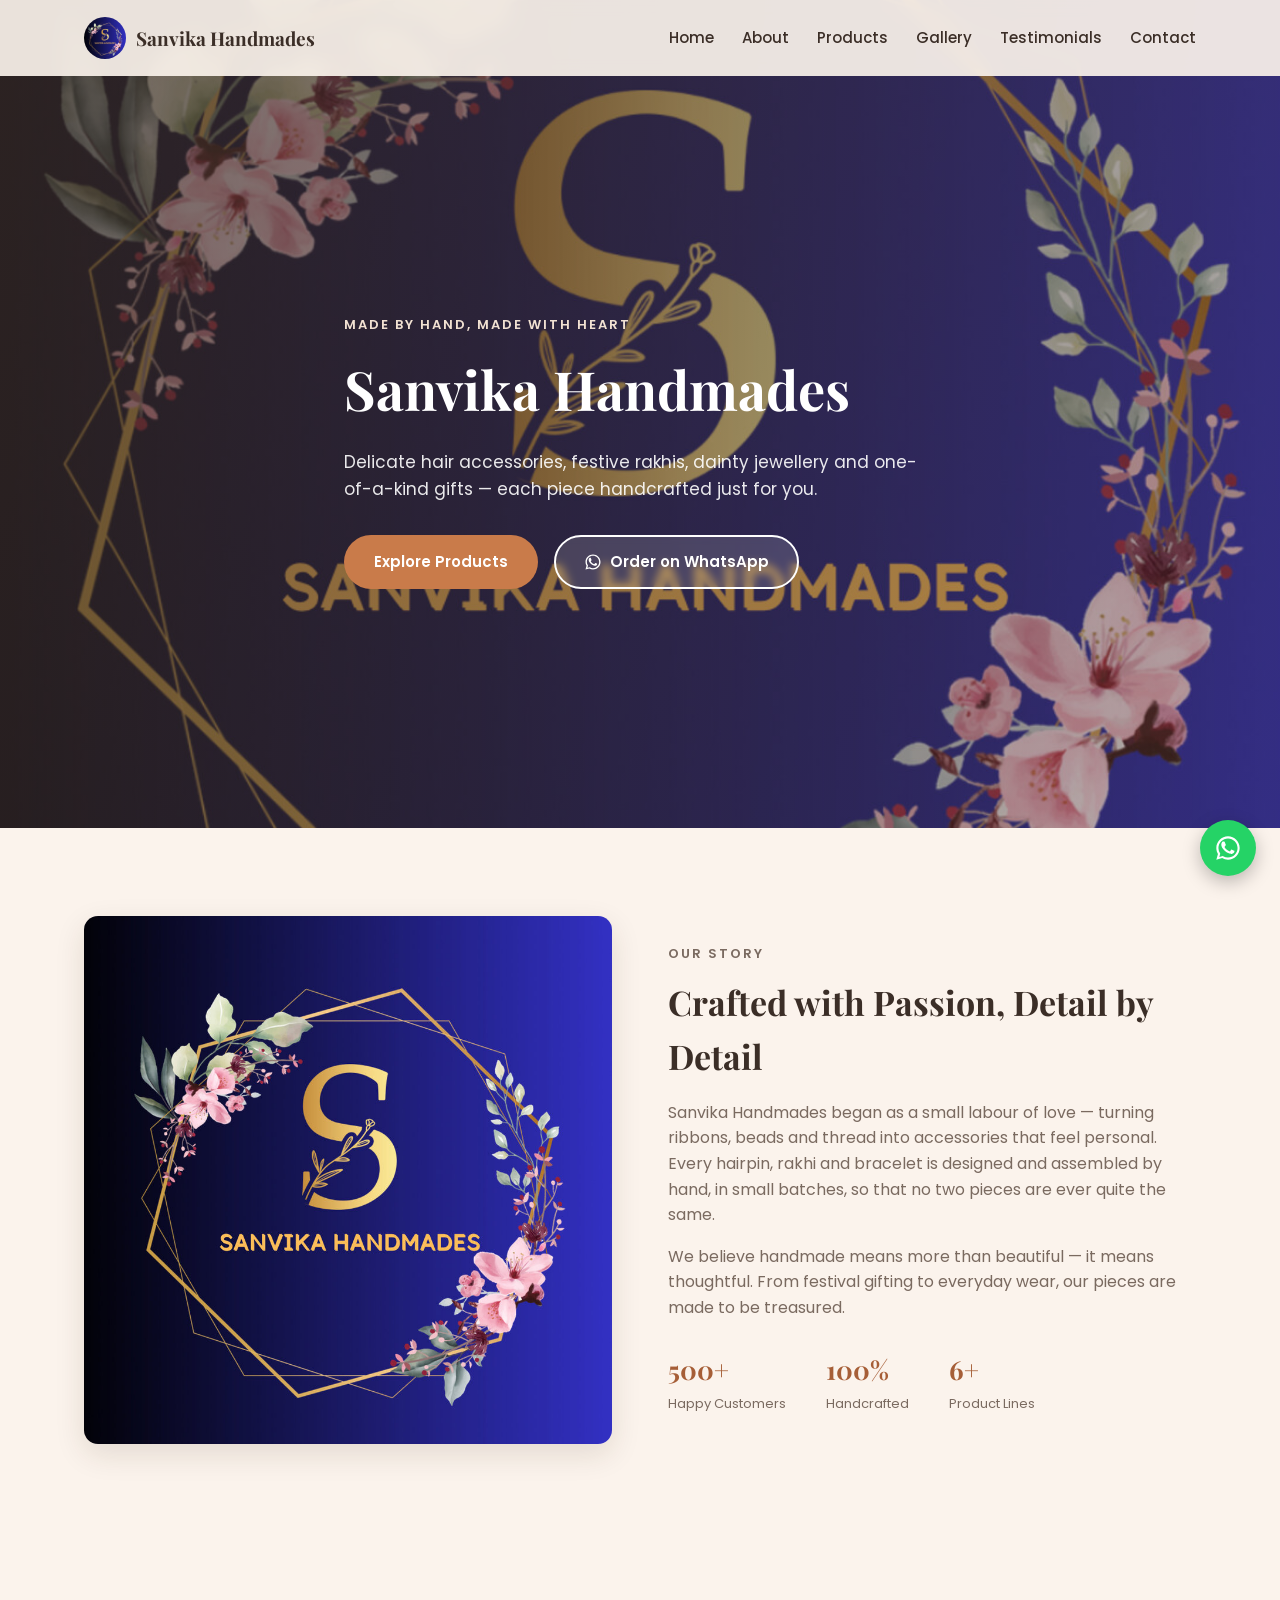
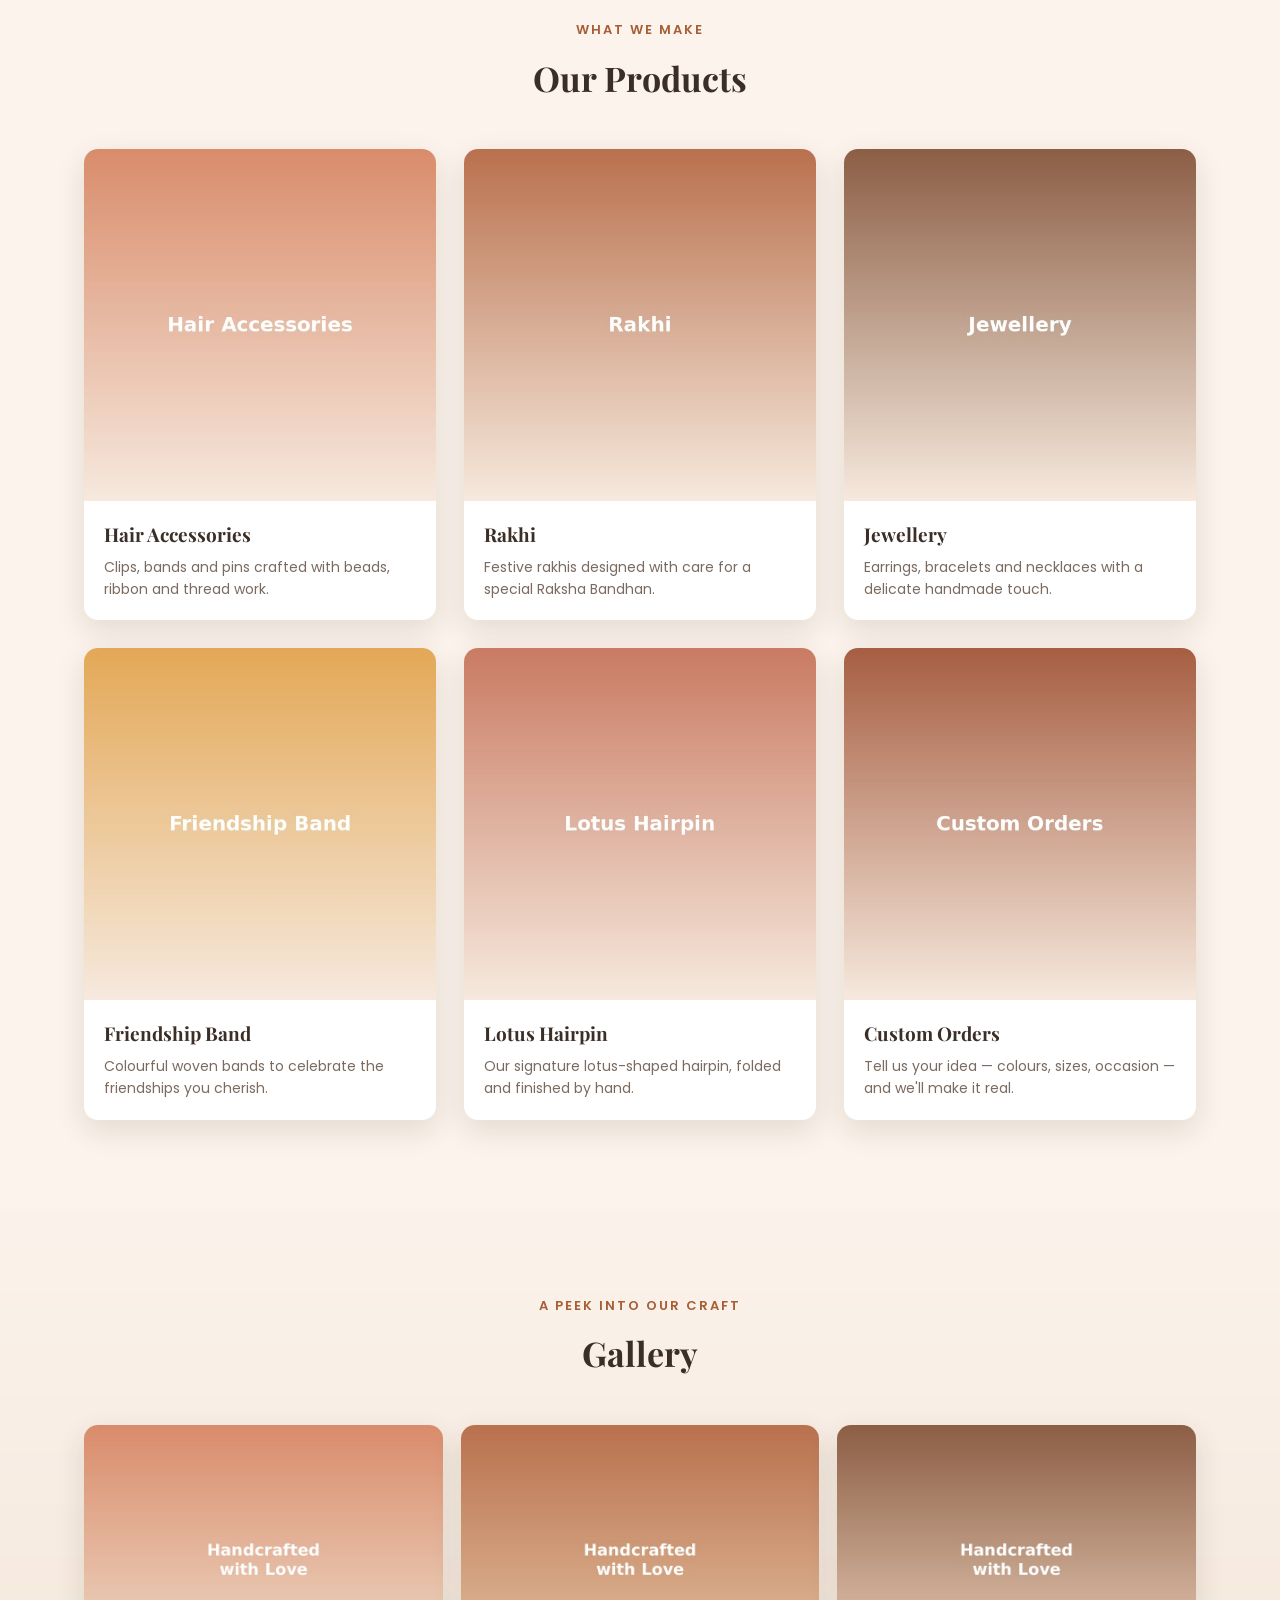
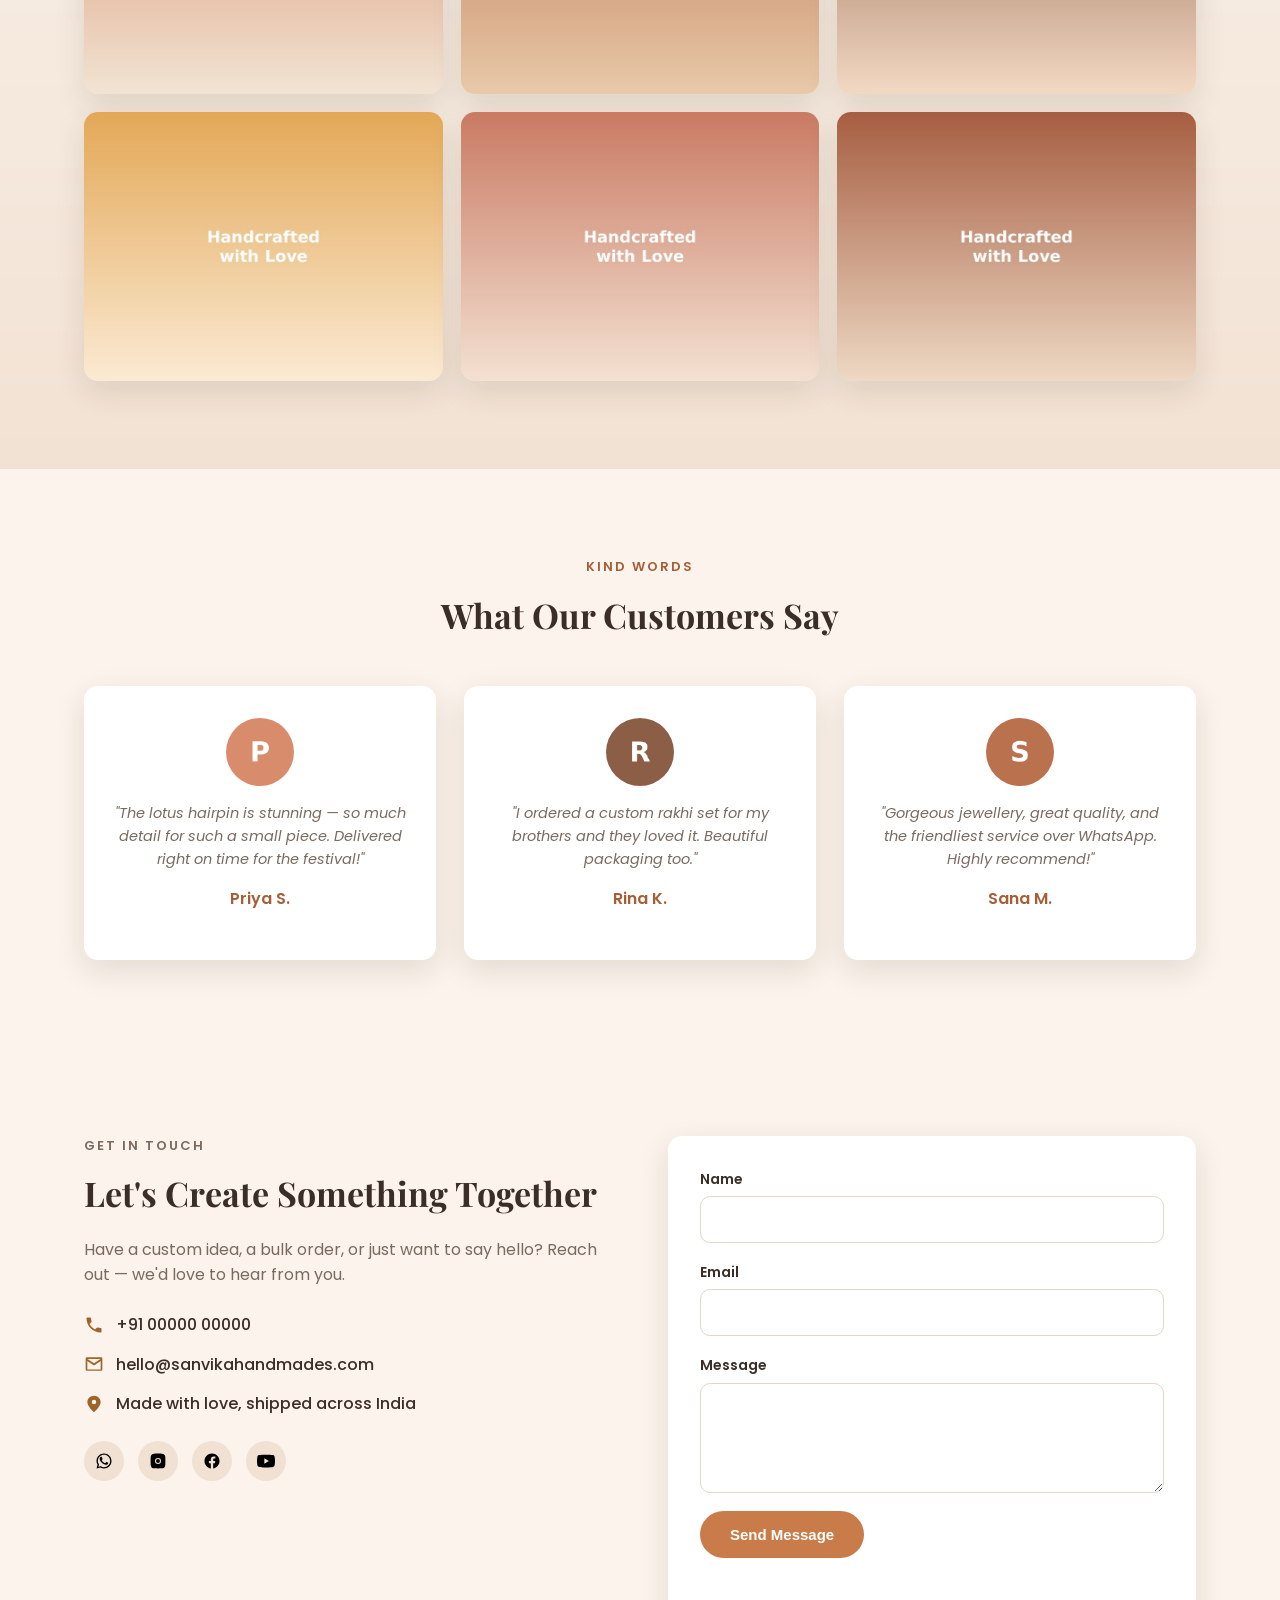
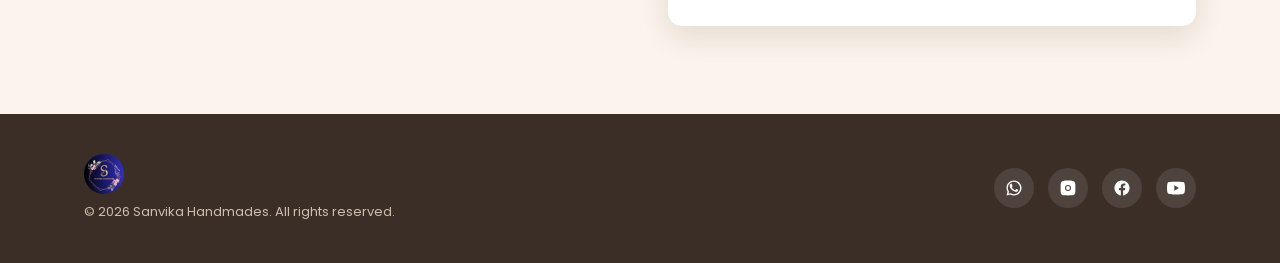
<file: index.html>
<!DOCTYPE html>
<html lang="en">
<head>
<meta charset="UTF-8">
<meta name="viewport" content="width=device-width, initial-scale=1.0">
<title>Sanvika Handmades | Handcrafted with Love</title>
<meta name="description" content="Sanvika Handmades — handcrafted hair accessories, rakhis, jewellery, friendship bands and custom orders, made with love.">
<link rel="icon" href="favicon.ico">
<link rel="preconnect" href="https://fonts.googleapis.com">
<link href="https://fonts.googleapis.com/css2?family=Playfair+Display:wght@600;700&family=Poppins:wght@300;400;500;600&display=swap" rel="stylesheet">
<link rel="stylesheet" href="style.css">
</head>
<body>

<header class="site-header" id="header">
  <div class="container nav-wrap">
    <a href="#home" class="brand">
      <img src="assets/logo.png" alt="Sanvika Handmades logo" class="brand-logo">
      <span class="brand-name">Sanvika Handmades</span>
    </a>
    <nav class="nav" id="nav">
      <a href="#home">Home</a>
      <a href="#about">About</a>
      <a href="#products">Products</a>
      <a href="#gallery">Gallery</a>
      <a href="#testimonials">Testimonials</a>
      <a href="#contact">Contact</a>
    </nav>
    <button class="nav-toggle" id="navToggle" aria-label="Toggle menu">
      <span></span><span></span><span></span>
    </button>
  </div>
</header>

<main>

  <section id="home" class="hero" style="background-image:url('assets/hero-banner.jpg');">
    <div class="hero-overlay"></div>
    <div class="container hero-content">
      <p class="eyebrow">Made by Hand, Made with Heart</p>
      <h1>Sanvika Handmades</h1>
      <p class="hero-sub">Delicate hair accessories, festive rakhis, dainty jewellery and one-of-a-kind gifts — each piece handcrafted just for you.</p>
      <div class="hero-actions">
        <a href="#products" class="btn btn-primary">Explore Products</a>
        <a href="https://wa.me/910000000000" target="_blank" rel="noopener" class="btn btn-outline">
          <img src="icons/whatsapp.svg" alt="" class="btn-icon"> Order on WhatsApp
        </a>
      </div>
    </div>
  </section>

  <section id="about" class="about section">
    <div class="container about-grid">
      <div class="about-image">
        <img src="assets/about.jpg" alt="Sanvika at her handmade craft workspace">
      </div>
      <div class="about-text">
        <p class="eyebrow">Our Story</p>
        <h2>Crafted with Passion, Detail by Detail</h2>
        <p>Sanvika Handmades began as a small labour of love — turning ribbons, beads and thread into accessories that feel personal. Every hairpin, rakhi and bracelet is designed and assembled by hand, in small batches, so that no two pieces are ever quite the same.</p>
        <p>We believe handmade means more than beautiful — it means thoughtful. From festival gifting to everyday wear, our pieces are made to be treasured.</p>
        <div class="about-stats">
          <div><strong>500+</strong><span>Happy Customers</span></div>
          <div><strong>100%</strong><span>Handcrafted</span></div>
          <div><strong>6+</strong><span>Product Lines</span></div>
        </div>
      </div>
    </div>
  </section>

  <section id="products" class="products section">
    <div class="container">
      <p class="eyebrow center">What We Make</p>
      <h2 class="center">Our Products</h2>
      <div class="product-grid">
        <article class="product-card">
          <img src="products/hair-accessories.jpg" alt="Handmade hair accessories">
          <h3>Hair Accessories</h3>
          <p>Clips, bands and pins crafted with beads, ribbon and thread work.</p>
        </article>
        <article class="product-card">
          <img src="products/rakhi.jpg" alt="Handmade rakhi">
          <h3>Rakhi</h3>
          <p>Festive rakhis designed with care for a special Raksha Bandhan.</p>
        </article>
        <article class="product-card">
          <img src="products/jewellery.jpg" alt="Handmade jewellery">
          <h3>Jewellery</h3>
          <p>Earrings, bracelets and necklaces with a delicate handmade touch.</p>
        </article>
        <article class="product-card">
          <img src="products/friendship-band.jpg" alt="Handmade friendship band">
          <h3>Friendship Band</h3>
          <p>Colourful woven bands to celebrate the friendships you cherish.</p>
        </article>
        <article class="product-card">
          <img src="products/lotus-hairpin.jpg" alt="Handmade lotus hairpin">
          <h3>Lotus Hairpin</h3>
          <p>Our signature lotus-shaped hairpin, folded and finished by hand.</p>
        </article>
        <article class="product-card">
          <img src="products/custom-orders.jpg" alt="Custom handmade orders">
          <h3>Custom Orders</h3>
          <p>Tell us your idea — colours, sizes, occasion — and we'll make it real.</p>
        </article>
      </div>
    </div>
  </section>

  <section id="gallery" class="gallery section" style="background-image:url('assets/background.jpg');">
    <div class="container">
      <p class="eyebrow center">A Peek Into Our Craft</p>
      <h2 class="center">Gallery</h2>
      <div class="gallery-grid">
        <img src="assets/gallery1.jpg" alt="Handmade craft gallery image 1">
        <img src="assets/gallery2.jpg" alt="Handmade craft gallery image 2">
        <img src="assets/gallery3.jpg" alt="Handmade craft gallery image 3">
        <img src="assets/gallery4.jpg" alt="Handmade craft gallery image 4">
        <img src="assets/gallery5.jpg" alt="Handmade craft gallery image 5">
        <img src="assets/gallery6.jpg" alt="Handmade craft gallery image 6">
      </div>
    </div>
  </section>

  <section id="testimonials" class="testimonials section">
    <div class="container">
      <p class="eyebrow center">Kind Words</p>
      <h2 class="center">What Our Customers Say</h2>
      <div class="testimonial-grid">
        <article class="testimonial-card">
          <img src="assets/customer1.jpg" alt="Customer Priya">
          <p class="quote">"The lotus hairpin is stunning — so much detail for such a small piece. Delivered right on time for the festival!"</p>
          <p class="name">Priya S.</p>
        </article>
        <article class="testimonial-card">
          <img src="assets/customer2.jpg" alt="Customer Rina">
          <p class="quote">"I ordered a custom rakhi set for my brothers and they loved it. Beautiful packaging too."</p>
          <p class="name">Rina K.</p>
        </article>
        <article class="testimonial-card">
          <img src="assets/customer3.jpg" alt="Customer Sana">
          <p class="quote">"Gorgeous jewellery, great quality, and the friendliest service over WhatsApp. Highly recommend!"</p>
          <p class="name">Sana M.</p>
        </article>
      </div>
    </div>
  </section>

  <section id="contact" class="contact section">
    <div class="container contact-grid">
      <div class="contact-info">
        <p class="eyebrow">Get in Touch</p>
        <h2>Let's Create Something Together</h2>
        <p>Have a custom idea, a bulk order, or just want to say hello? Reach out — we'd love to hear from you.</p>
        <ul class="contact-list">
          <li><img src="icons/phone.svg" alt=""> +91 00000 00000</li>
          <li><img src="icons/email.svg" alt=""> hello@sanvikahandmades.com</li>
          <li><img src="icons/location.svg" alt=""> Made with love, shipped across India</li>
        </ul>
        <div class="social-links">
          <a href="https://wa.me/910000000000" target="_blank" rel="noopener" aria-label="WhatsApp"><img src="icons/whatsapp.svg" alt="WhatsApp"></a>
          <a href="#" target="_blank" rel="noopener" aria-label="Instagram"><img src="icons/instagram.svg" alt="Instagram"></a>
          <a href="#" target="_blank" rel="noopener" aria-label="Facebook"><img src="icons/facebook.svg" alt="Facebook"></a>
          <a href="#" target="_blank" rel="noopener" aria-label="YouTube"><img src="icons/youtube.svg" alt="YouTube"></a>
        </div>
      </div>
      <form class="contact-form" id="contactForm" name="contact" method="POST" data-netlify="true">
        <input type="hidden" name="form-name" value="contact">
        <label>Name
          <input type="text" name="name" required>
        </label>
        <label>Email
          <input type="email" name="email" required>
        </label>
        <label>Message
          <textarea name="message" rows="4" required></textarea>
        </label>
        <button type="submit" class="btn btn-primary">Send Message</button>
        <p class="form-status" id="formStatus" role="status"></p>
      </form>
    </div>
  </section>

</main>

<footer class="site-footer">
  <div class="container footer-grid">
    <div>
      <img src="assets/logo.png" alt="Sanvika Handmades logo" class="footer-logo">
      <p>&copy; <span id="year"></span> Sanvika Handmades. All rights reserved.</p>
    </div>
    <div class="social-links">
      <a href="https://wa.me/910000000000" target="_blank" rel="noopener" aria-label="WhatsApp"><img src="icons/whatsapp.svg" alt="WhatsApp"></a>
      <a href="#" target="_blank" rel="noopener" aria-label="Instagram"><img src="icons/instagram.svg" alt="Instagram"></a>
      <a href="#" target="_blank" rel="noopener" aria-label="Facebook"><img src="icons/facebook.svg" alt="Facebook"></a>
      <a href="#" target="_blank" rel="noopener" aria-label="YouTube"><img src="icons/youtube.svg" alt="YouTube"></a>
    </div>
  </div>
</footer>

<a class="whatsapp-float" href="https://wa.me/910000000000" target="_blank" rel="noopener" aria-label="Chat on WhatsApp">
  <img src="icons/whatsapp.svg" alt="">
</a>

<script src="script.js"></script>
</body>
</html>
</file>
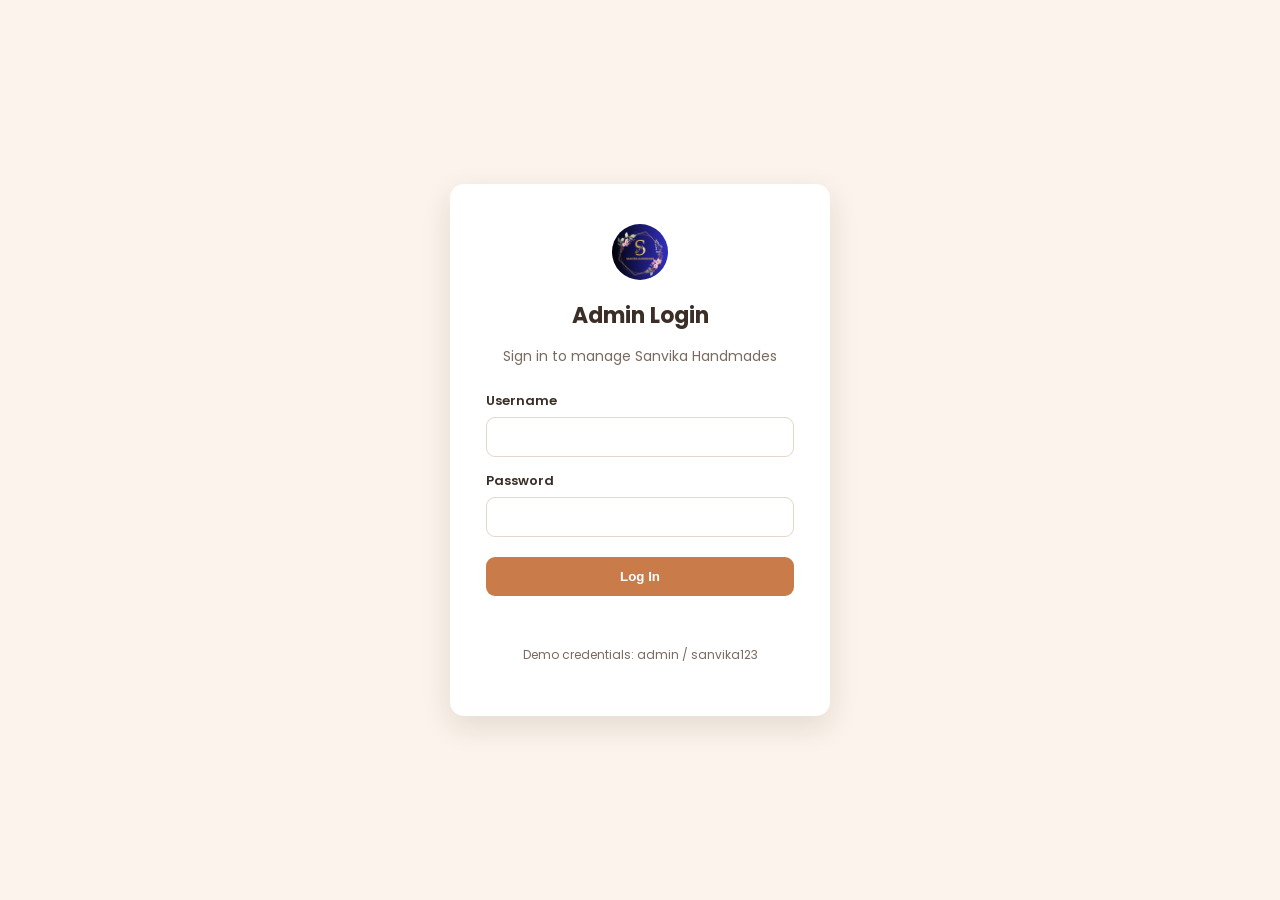
<file: admin/dashboard.html>
<!DOCTYPE html>
<html lang="en">
<head>
<meta charset="UTF-8">
<meta name="viewport" content="width=device-width, initial-scale=1.0">
<title>Dashboard | Sanvika Handmades Admin</title>
<link href="https://fonts.googleapis.com/css2?family=Poppins:wght@400;500;600;700&display=swap" rel="stylesheet">
<link rel="stylesheet" href="admin.css">
</head>
<body>
  <div class="admin-shell">
    <aside class="admin-sidebar">
      <div class="brand">
        <img src="../assets/logo.png" alt="Sanvika Handmades logo">
        <span>Sanvika Admin</span>
      </div>
      <a href="dashboard.html" class="active">Dashboard</a>
      <a href="../index.html#products">Products</a>
      <a href="../index.html#contact">Messages</a>
      <a href="../index.html" target="_blank">View Site</a>
      <button class="logout-btn" id="logoutBtn">Log Out</button>
    </aside>

    <main class="admin-main">
      <div class="admin-topbar">
        <h1>Dashboard</h1>
        <p class="welcome">Welcome back, Admin</p>
      </div>

      <div class="stat-grid">
        <div class="stat-card"><div class="label">Total Orders</div><div class="value">128</div></div>
        <div class="stat-card"><div class="label">Pending Orders</div><div class="value">14</div></div>
        <div class="stat-card"><div class="label">Products Listed</div><div class="value">6</div></div>
        <div class="stat-card"><div class="label">New Messages</div><div class="value">5</div></div>
      </div>

      <div class="panel">
        <h2>Recent Orders</h2>
        <table>
          <thead>
            <tr><th>Order</th><th>Customer</th><th>Product</th><th>Date</th><th>Status</th></tr>
          </thead>
          <tbody>
            <tr><td>#1042</td><td>Priya S.</td><td>Lotus Hairpin</td><td>28 Jul 2026</td><td><span class="badge shipped">Shipped</span></td></tr>
            <tr><td>#1041</td><td>Rina K.</td><td>Rakhi Set</td><td>27 Jul 2026</td><td><span class="badge pending">Pending</span></td></tr>
            <tr><td>#1040</td><td>Sana M.</td><td>Jewellery Set</td><td>26 Jul 2026</td><td><span class="badge shipped">Shipped</span></td></tr>
            <tr><td>#1039</td><td>Anita R.</td><td>Custom Order</td><td>25 Jul 2026</td><td><span class="badge new">New</span></td></tr>
            <tr><td>#1038</td><td>Meera D.</td><td>Friendship Band</td><td>24 Jul 2026</td><td><span class="badge shipped">Shipped</span></td></tr>
          </tbody>
        </table>
      </div>
    </main>
  </div>
  <script src="admin.js"></script>
</body>
</html>
</file>
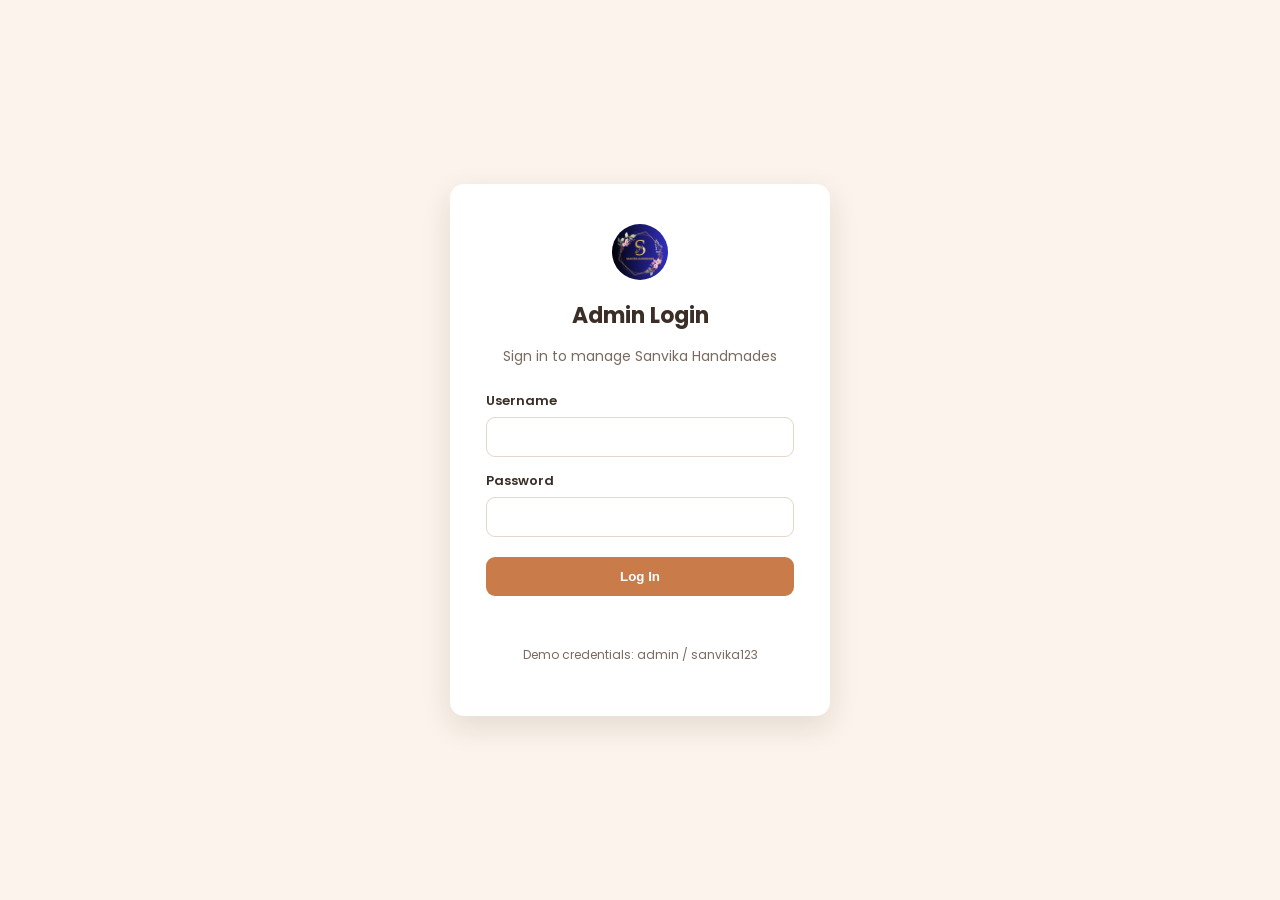
<file: admin/login.html>
<!DOCTYPE html>
<html lang="en">
<head>
<meta charset="UTF-8">
<meta name="viewport" content="width=device-width, initial-scale=1.0">
<title>Admin Login | Sanvika Handmades</title>
<link href="https://fonts.googleapis.com/css2?family=Poppins:wght@400;500;600&display=swap" rel="stylesheet">
<link rel="stylesheet" href="admin.css">
</head>
<body>
  <div class="login-wrap">
    <div class="login-card">
      <img src="../assets/logo.png" alt="Sanvika Handmades logo">
      <h1>Admin Login</h1>
      <p class="sub">Sign in to manage Sanvika Handmades</p>
      <form id="loginForm">
        <label>Username
          <input type="text" name="username" autocomplete="username" required>
        </label>
        <label>Password
          <input type="password" name="password" autocomplete="current-password" required>
        </label>
        <button type="submit" class="login-btn">Log In</button>
        <p class="login-error" id="loginError"></p>
      </form>
      <p class="login-hint">Demo credentials: admin / sanvika123</p>
    </div>
  </div>
  <script src="admin.js"></script>
</body>
</html>
</file>
<file: style.css>
:root {
  --terracotta: #C97B4A;
  --terracotta-dark: #A65E37;
  --blush: #F1E1D2;
  --cream: #FBF3EC;
  --olive: #6B7A4F;
  --ink: #3B2E27;
  --muted: #7A6A60;
  --white: #FFFFFF;
  --radius: 14px;
  --shadow: 0 10px 30px rgba(60, 40, 20, 0.12);
  --font-head: 'Playfair Display', serif;
  --font-body: 'Poppins', sans-serif;
}

* { box-sizing: border-box; }
html { scroll-behavior: smooth; }

body {
  margin: 0;
  font-family: var(--font-body);
  color: var(--ink);
  background: var(--cream);
  line-height: 1.6;
}

img { max-width: 100%; display: block; }

.container {
  width: 100%;
  max-width: 1160px;
  margin: 0 auto;
  padding: 0 24px;
}

.section { padding: 88px 0; }

.eyebrow {
  color: var(--terracotta-dark);
  text-transform: uppercase;
  letter-spacing: 2px;
  font-size: 13px;
  font-weight: 600;
  margin: 0 0 10px;
}
.eyebrow.center, h2.center { text-align: center; }

h1, h2, h3 {
  font-family: var(--font-head);
  color: var(--ink);
  margin: 0 0 16px;
}
h2 { font-size: 34px; }

.btn {
  display: inline-flex;
  align-items: center;
  gap: 8px;
  padding: 13px 28px;
  border-radius: 999px;
  font-weight: 600;
  font-size: 15px;
  text-decoration: none;
  transition: transform .2s ease, box-shadow .2s ease, background .2s ease;
  border: 2px solid transparent;
  cursor: pointer;
}
.btn-primary { background: var(--terracotta); color: var(--white); }
.btn-primary:hover { background: var(--terracotta-dark); transform: translateY(-2px); box-shadow: var(--shadow); }
.btn-outline { background: rgba(255,255,255,0.15); border-color: var(--white); color: var(--white); backdrop-filter: blur(4px); }
.btn-outline:hover { background: var(--white); color: var(--terracotta-dark); }
.btn-icon { width: 18px; height: 18px; filter: brightness(0) invert(1); }
.btn-outline:hover .btn-icon { filter: none; }

/* Header */
.site-header {
  position: fixed;
  top: 0; left: 0; right: 0;
  z-index: 100;
  background: rgba(251, 243, 236, 0.92);
  backdrop-filter: blur(8px);
  box-shadow: 0 1px 0 rgba(0,0,0,0.05);
}
.nav-wrap {
  display: flex;
  align-items: center;
  justify-content: space-between;
  height: 76px;
}
.brand { display: flex; align-items: center; gap: 10px; text-decoration: none; }
.brand-logo { width: 42px; height: 42px; border-radius: 50%; object-fit: cover; }
.brand-name { font-family: var(--font-head); font-weight: 700; font-size: 19px; color: var(--ink); }
.nav { display: flex; gap: 28px; }
.nav a {
  color: var(--ink);
  text-decoration: none;
  font-weight: 500;
  font-size: 15px;
  position: relative;
}
.nav a::after {
  content: '';
  position: absolute;
  left: 0; bottom: -6px;
  width: 0; height: 2px;
  background: var(--terracotta);
  transition: width .2s ease;
}
.nav a:hover::after { width: 100%; }

.nav-toggle {
  display: none;
  flex-direction: column;
  gap: 5px;
  background: none;
  border: none;
  cursor: pointer;
  padding: 6px;
}
.nav-toggle span {
  width: 24px; height: 2px;
  background: var(--ink);
  border-radius: 2px;
}

/* Hero */
.hero {
  position: relative;
  min-height: 92vh;
  display: flex;
  align-items: center;
  background-size: cover;
  background-position: center;
}
.hero-overlay {
  position: absolute;
  inset: 0;
  background: linear-gradient(120deg, rgba(59,46,39,0.72), rgba(59,46,39,0.35));
}
.hero-content { position: relative; z-index: 2; color: var(--white); max-width: 640px; padding-top: 76px; }
.hero .eyebrow { color: var(--blush); }
.hero h1 { font-size: 54px; color: var(--white); }
.hero-sub { font-size: 17px; color: rgba(255,255,255,0.9); margin-bottom: 32px; }
.hero-actions { display: flex; gap: 16px; flex-wrap: wrap; }

/* About */
.about-grid {
  display: grid;
  grid-template-columns: 1fr 1fr;
  gap: 56px;
  align-items: center;
}
.about-image img { border-radius: var(--radius); box-shadow: var(--shadow); aspect-ratio: 1/1; object-fit: cover; }
.about-text p { color: var(--muted); }
.about-stats { display: flex; gap: 40px; margin-top: 28px; }
.about-stats strong { display: block; font-size: 26px; color: var(--terracotta-dark); font-family: var(--font-head); }
.about-stats span { font-size: 13px; color: var(--muted); }

/* Products */
.product-grid {
  display: grid;
  grid-template-columns: repeat(3, 1fr);
  gap: 28px;
  margin-top: 44px;
}
.product-card {
  background: var(--white);
  border-radius: var(--radius);
  overflow: hidden;
  box-shadow: var(--shadow);
  transition: transform .25s ease;
}
.product-card:hover { transform: translateY(-6px); }
.product-card img { aspect-ratio: 1/1; object-fit: cover; }
.product-card h3 { margin: 18px 20px 6px; font-size: 19px; }
.product-card p { margin: 0 20px 20px; color: var(--muted); font-size: 14px; }

/* Gallery */
.gallery { background-size: cover; background-position: center; }
.gallery-grid {
  display: grid;
  grid-template-columns: repeat(3, 1fr);
  gap: 18px;
  margin-top: 44px;
}
.gallery-grid img {
  border-radius: var(--radius);
  aspect-ratio: 4/3;
  object-fit: cover;
  box-shadow: var(--shadow);
  transition: transform .3s ease;
}
.gallery-grid img:hover { transform: scale(1.03); }

/* Testimonials */
.testimonial-grid {
  display: grid;
  grid-template-columns: repeat(3, 1fr);
  gap: 28px;
  margin-top: 44px;
}
.testimonial-card {
  background: var(--white);
  border-radius: var(--radius);
  padding: 32px 26px;
  text-align: center;
  box-shadow: var(--shadow);
}
.testimonial-card img {
  width: 68px; height: 68px;
  border-radius: 50%;
  object-fit: cover;
  margin: 0 auto 16px;
}
.testimonial-card .quote { color: var(--muted); font-style: italic; font-size: 14.5px; }
.testimonial-card .name { font-weight: 600; margin-top: 12px; color: var(--terracotta-dark); }

/* Contact */
.contact-grid {
  display: grid;
  grid-template-columns: 1fr 1fr;
  gap: 56px;
}
.contact-info p { color: var(--muted); }
.contact-list { list-style: none; padding: 0; margin: 24px 0; }
.contact-list li {
  display: flex;
  align-items: center;
  gap: 12px;
  margin-bottom: 14px;
  color: var(--ink);
  font-weight: 500;
}
.contact-list img { width: 20px; height: 20px; filter: invert(0.35) sepia(1) saturate(3) hue-rotate(-10deg); }
.social-links { display: flex; gap: 14px; }
.social-links a {
  width: 40px; height: 40px;
  border-radius: 50%;
  background: var(--blush);
  display: flex; align-items: center; justify-content: center;
  transition: background .2s ease, transform .2s ease;
}
.social-links a:hover { background: var(--terracotta); transform: translateY(-3px); }
.social-links img { width: 18px; height: 18px; }

.contact-form {
  background: var(--white);
  border-radius: var(--radius);
  padding: 32px;
  box-shadow: var(--shadow);
  display: flex;
  flex-direction: column;
  gap: 18px;
}
.contact-form label { font-size: 14px; font-weight: 600; color: var(--ink); display: flex; flex-direction: column; gap: 6px; }
.contact-form input, .contact-form textarea {
  font-family: var(--font-body);
  padding: 12px 14px;
  border: 1px solid #E4D6C9;
  border-radius: 10px;
  font-size: 14px;
  resize: vertical;
}
.contact-form input:focus, .contact-form textarea:focus { outline: 2px solid var(--terracotta); }
.contact-form .btn { align-self: flex-start; }
.form-status { font-size: 14px; color: var(--olive); margin: 0; min-height: 18px; }

/* Footer */
.site-footer { background: var(--ink); color: var(--blush); padding: 40px 0; }
.footer-grid { display: flex; align-items: center; justify-content: space-between; flex-wrap: wrap; gap: 20px; }
.footer-logo { width: 40px; height: 40px; border-radius: 50%; object-fit: cover; margin-bottom: 8px; }
.footer-grid p { margin: 0; font-size: 13px; opacity: .8; }
.footer-grid .social-links a { background: rgba(255,255,255,0.1); }
.footer-grid .social-links img { filter: invert(1); }

/* WhatsApp float */
.whatsapp-float {
  position: fixed;
  bottom: 24px; right: 24px;
  width: 56px; height: 56px;
  background: #25D366;
  border-radius: 50%;
  display: flex; align-items: center; justify-content: center;
  box-shadow: 0 6px 18px rgba(0,0,0,0.25);
  z-index: 90;
}
.whatsapp-float img { width: 28px; height: 28px; filter: invert(1); }

@media (max-width: 900px) {
  .about-grid, .contact-grid { grid-template-columns: 1fr; }
  .product-grid, .testimonial-grid { grid-template-columns: repeat(2, 1fr); }
  .gallery-grid { grid-template-columns: repeat(2, 1fr); }
}

@media (max-width: 720px) {
  .nav { position: fixed; top: 76px; left: 0; right: 0; background: var(--cream); flex-direction: column; padding: 20px 24px; gap: 16px; transform: translateY(-120%); transition: transform .25s ease; box-shadow: var(--shadow); }
  .nav.open { transform: translateY(0); }
  .nav-toggle { display: flex; }
  .hero h1 { font-size: 38px; }
  .product-grid, .testimonial-grid, .gallery-grid { grid-template-columns: 1fr; }
  h2 { font-size: 28px; }
}
</file>
<file: admin/admin.css>
:root {
  --terracotta: #C97B4A;
  --terracotta-dark: #A65E37;
  --cream: #FBF3EC;
  --ink: #3B2E27;
  --muted: #7A6A60;
  --white: #FFFFFF;
  --radius: 14px;
  --shadow: 0 10px 30px rgba(60, 40, 20, 0.12);
}
* { box-sizing: border-box; }
body {
  margin: 0;
  font-family: 'Poppins', sans-serif;
  background: var(--cream);
  color: var(--ink);
}

/* Login */
.login-wrap {
  min-height: 100vh;
  display: flex;
  align-items: center;
  justify-content: center;
  padding: 24px;
}
.login-card {
  background: var(--white);
  border-radius: var(--radius);
  box-shadow: var(--shadow);
  padding: 40px 36px;
  width: 100%;
  max-width: 380px;
  text-align: center;
}
.login-card img { width: 56px; height: 56px; border-radius: 50%; margin-bottom: 12px; object-fit: cover; }
.login-card h1 { font-size: 22px; margin: 0 0 6px; }
.login-card p.sub { color: var(--muted); font-size: 14px; margin-bottom: 24px; }
.login-card form { display: flex; flex-direction: column; gap: 14px; text-align: left; }
.login-card label { font-size: 13px; font-weight: 600; display: flex; flex-direction: column; gap: 6px; }
.login-card input {
  padding: 11px 13px;
  border: 1px solid #E4D6C9;
  border-radius: 9px;
  font-size: 14px;
}
.login-card input:focus { outline: 2px solid var(--terracotta); }
.login-btn {
  margin-top: 6px;
  background: var(--terracotta);
  color: var(--white);
  border: none;
  padding: 12px;
  border-radius: 9px;
  font-weight: 600;
  cursor: pointer;
  transition: background .2s ease;
}
.login-btn:hover { background: var(--terracotta-dark); }
.login-error { color: #b3261e; font-size: 13px; min-height: 18px; margin: 0; }
.login-hint { font-size: 12px; color: var(--muted); margin-top: 18px; }

/* Dashboard */
.admin-shell { display: flex; min-height: 100vh; }
.admin-sidebar {
  width: 230px;
  background: var(--ink);
  color: var(--cream);
  padding: 28px 20px;
  display: flex;
  flex-direction: column;
  gap: 6px;
}
.admin-sidebar .brand { display: flex; align-items: center; gap: 10px; margin-bottom: 30px; }
.admin-sidebar .brand img { width: 34px; height: 34px; border-radius: 50%; object-fit: cover; }
.admin-sidebar .brand span { font-weight: 600; font-size: 15px; }
.admin-sidebar a {
  color: var(--cream);
  text-decoration: none;
  padding: 10px 12px;
  border-radius: 8px;
  font-size: 14px;
  opacity: .85;
}
.admin-sidebar a.active, .admin-sidebar a:hover { background: rgba(255,255,255,0.1); opacity: 1; }
.admin-sidebar .logout-btn {
  margin-top: auto;
  background: var(--terracotta);
  border: none;
  color: var(--white);
  padding: 10px 12px;
  border-radius: 8px;
  cursor: pointer;
  font-size: 14px;
  font-weight: 600;
}
.admin-main { flex: 1; padding: 32px 40px; }
.admin-topbar { display: flex; justify-content: space-between; align-items: center; margin-bottom: 28px; }
.admin-topbar h1 { font-size: 24px; margin: 0; }
.admin-topbar .welcome { color: var(--muted); font-size: 14px; }

.stat-grid { display: grid; grid-template-columns: repeat(4, 1fr); gap: 20px; margin-bottom: 32px; }
.stat-card { background: var(--white); border-radius: var(--radius); box-shadow: var(--shadow); padding: 20px; }
.stat-card .label { font-size: 13px; color: var(--muted); }
.stat-card .value { font-size: 26px; font-weight: 700; color: var(--terracotta-dark); margin-top: 6px; }

.panel { background: var(--white); border-radius: var(--radius); box-shadow: var(--shadow); padding: 24px; }
.panel h2 { font-size: 18px; margin: 0 0 16px; }
table { width: 100%; border-collapse: collapse; font-size: 14px; }
th, td { text-align: left; padding: 12px 10px; border-bottom: 1px solid #F0E5DA; }
th { color: var(--muted); font-weight: 600; font-size: 12px; text-transform: uppercase; letter-spacing: .5px; }
.badge { padding: 4px 10px; border-radius: 999px; font-size: 12px; font-weight: 600; }
.badge.pending { background: #FDECC8; color: #8A6116; }
.badge.shipped { background: #DCEBD9; color: #3C6B36; }
.badge.new { background: #E3DDF0; color: #5B3F91; }

@media (max-width: 900px) {
  .admin-shell { flex-direction: column; }
  .admin-sidebar { width: 100%; flex-direction: row; align-items: center; overflow-x: auto; }
  .admin-sidebar .brand { margin-bottom: 0; }
  .admin-sidebar .logout-btn { margin-top: 0; }
  .stat-grid { grid-template-columns: repeat(2, 1fr); }
  .admin-main { padding: 24px; }
}
</file>
